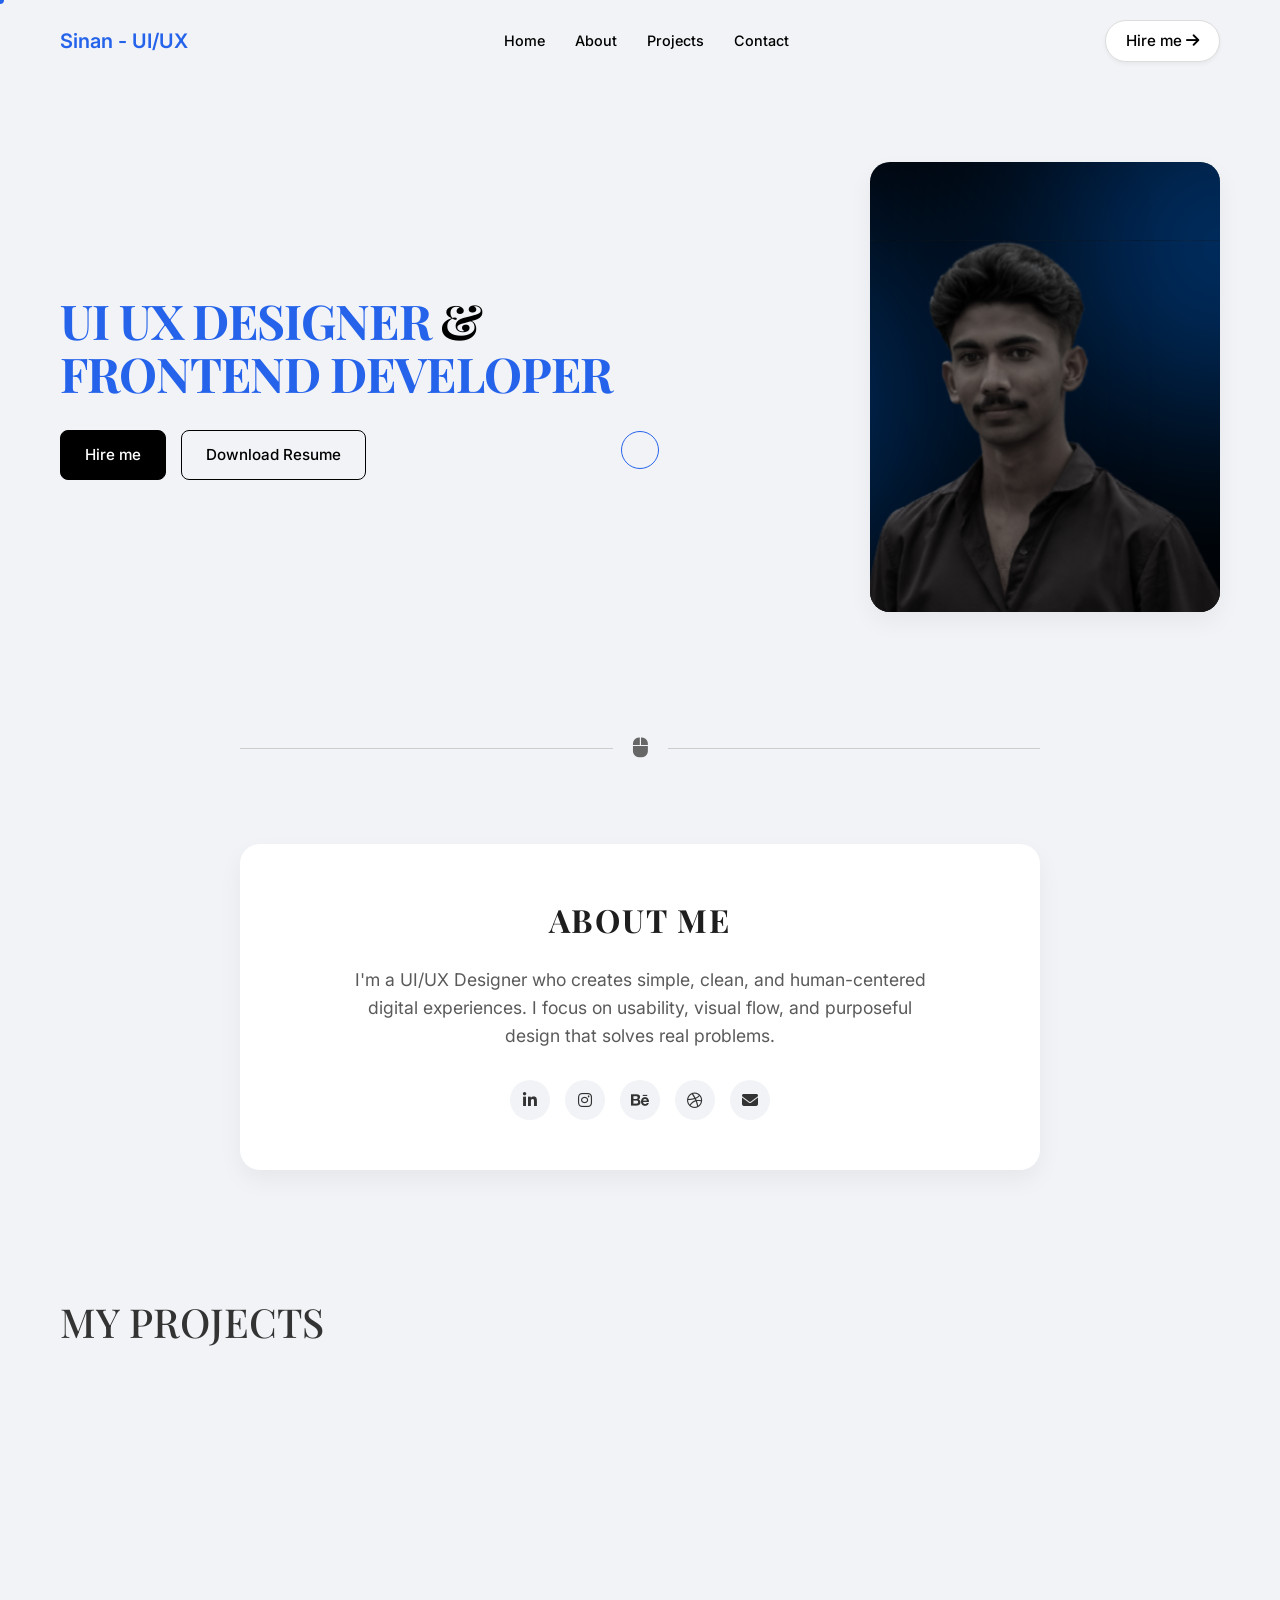
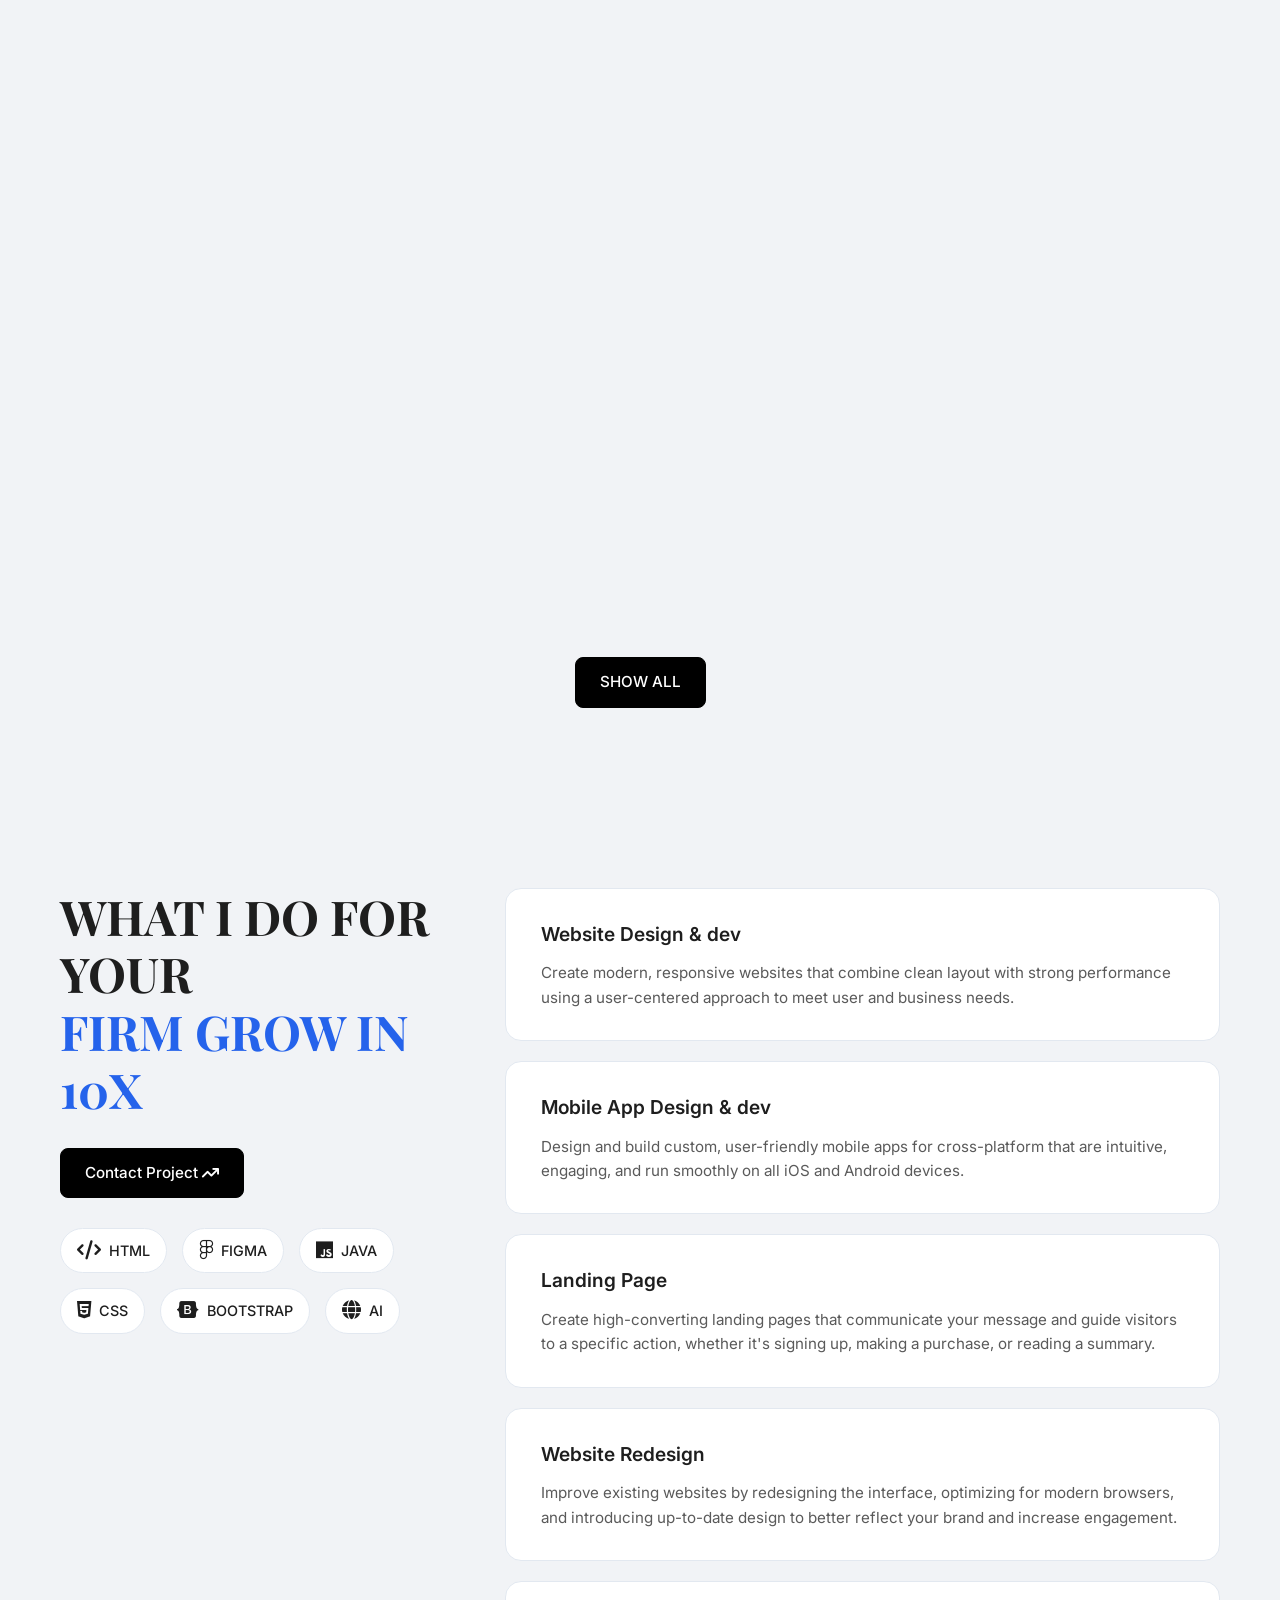
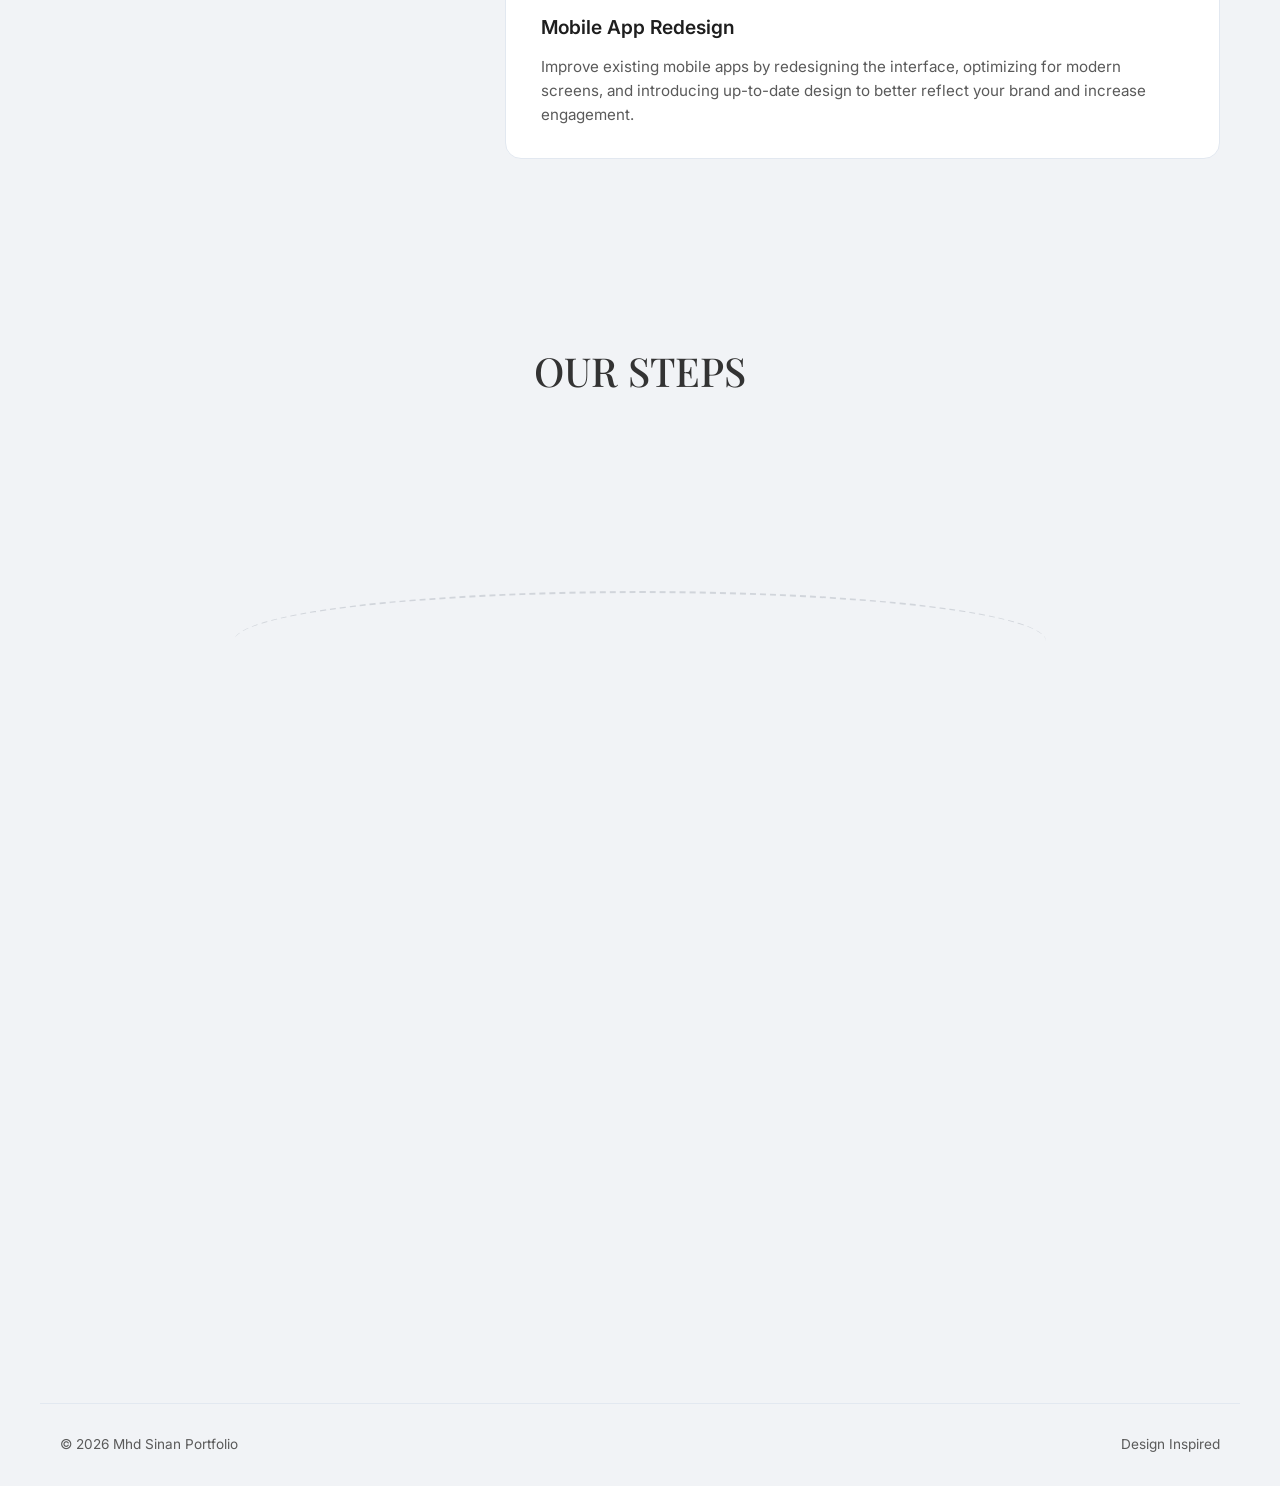
<file: index.html>
<!DOCTYPE html>
<html lang="en">

<head>
    <meta charset="UTF-8">
    <meta name="viewport" content="width=device-width, initial-scale=1.0">
    <title>Sinan - UI/UX Designer & Frontend Developer</title>
    <!-- Google Fonts -->
    <link rel="preconnect" href="https://fonts.googleapis.com">
    <link rel="preconnect" href="https://fonts.gstatic.com" crossorigin>
    <link
        href="https://fonts.googleapis.com/css2?family=Inter:wght@300;400;500;600&family=Playfair+Display:ital,wght@0,500;0,600;0,700;1,500&display=swap"
        rel="stylesheet">
    <!-- Font Awesome -->
    <link rel="stylesheet" href="https://cdnjs.cloudflare.com/ajax/libs/font-awesome/6.4.0/css/all.min.css">
    <link rel="stylesheet" href="style.css">
    <!-- Aos animation -->
    <link href="https://unpkg.com/aos@2.3.1/dist/aos.css" rel="stylesheet">
</head>

<body>

    <!-- Navbar -->
    <nav class="navbar">
        <div class="nav-container">
            <a href="#" class="logo"><span class="text-blue">Sinan - UI/UX</span></a>
            <div class="menu-toggle" id="mobile-menu">
                <span class="bar"></span>
                <span class="bar"></span>
                <span class="bar"></span>
            </div>
            <ul class="nav-links">
                <li><a href="index.html#home">Home</a></li>
                <li><a href="index.html#about">About</a></li>
                <li><a href="work.html">Projects</a></li>
                <li><a href="index.html#contact">Contact</a></li>
            </ul>
            <a href="mailto:sinanshan544@gmail.com" class="btn-primary nav-btn">Hire me <i
                    class="fa-solid fa-arrow-right"></i></a>
        </div>
    </nav>

    <!-- Hero Section -->
    <section id="home" class="hero">
        <div class="container hero-container">
            <div class="hero-content">
                <h1 class="hero-title">
                    UI UX DESIGNER <span class="ampersand">&</span><br>
                    FRONTEND DEVELOPER
                </h1>
                <div class="hero-buttons">
                    <a href="mailto:sinanshan544@gmail.com" class="btn-primary">Hire me</a>
                    <a href="/assets/Mhd_sinan-cv .pdf" download="mhd_sinan-cv.pdf" class="btn-outline">Download
                        Resume</a>
                </div>
            </div>
            <div class="hero-image">
                <!-- Using placeholder for user to replace, with fallback background -->
                <div class="img-wrapper">
                    <img src="/assets/profile.svg">
                </div>
            </div>
        </div>
    </section>

    <!-- Map Pin Divider -->
    <div class="divider">
        <div class="line"></div>
        <div class="pin"><i class="fa-solid fa-computer-mouse"></i></div>
        <div class="line"></div>
    </div>

    <!-- About Me -->
    <section id="about" class="about-section">
        <div class="container">
            <div class="about-card">
                <h2>ABOUT ME</h2>
                <p>I'm a UI/UX Designer who creates simple, clean, and human-centered digital experiences. I focus on
                    usability, visual flow, and purposeful design that solves real problems.</p>
                <div class="social-icons">
                    <a href="https://www.linkedin.com/in/muhamed-sinan-kk?utm_source=share&utm_campaign=share_via&utm_content=profile&utm_medium=android_app"
                        target="_blank" rel="noopener noreferrer"><i class="fa-brands fa-linkedin-in"></i></a>
                    <a href="https://www.instagram.com/feli.xora?igsh=N3ZycjMxamtlYWtm" target="_blank"
                        rel="noopener noreferrer"><i class="fa-brands fa-instagram"></i></a>
                    <a href="https://www.behance.net/sinanshanu" target="_blank" rel="noopener noreferrer"><i
                            class="fa-brands fa-behance"></i></a>
                    <a href="#"><i class="fa-brands fa-dribbble"></i></a>
                    <a href="mailto:sinanshan544@gmail.com"><i class="fa-solid fa-envelope"></i></a>
                </div>
            </div>
        </div>
    </section>

    <!-- My Projects -->
    <section id="projects" class="projects-section">
        <div class="container">
            <h2 class="section-title">MY PROJECTS</h2>

            <div class="projects-grid">
                <!-- Project 1 -->
                <div class="project-card" data-aos="fade-up" data-aos-duration="500">
                    <div class="project-info">
                        <h3>Website Design</h3>
                        <p>Freelance Project - (UI/IX) </p>
                    </div>
                    <div class="project-img chocorites-bg">
                        <img src="/assets/chocobites.svg">
                    </div>
                </div>

                <!-- Project 2 -->
                <div class="project-card" data-aos="fade-up" data-aos-duration="500">
                    <div class="project-info">
                        <h3>Landing Page Design</h3>
                        <p>Freelance Project - (UI/IX) </p>
                    </div>
                    <div class="project-img klowd-bg">
                        <img src="/assets/klowd.svg">
                    </div>
                </div>

                <!-- Project 3 -->
                <div class="project-card" data-aos="fade-up" data-aos-duration="500">
                    <div class="project-info">
                        <h3>Dashboard Design</h3>
                        <p>Trail Project - (UI/IX) </p>
                    </div>
                    <div class="project-img donezo-bg">
                        <img src="/assets/donezo.svg">
                    </div>
                </div>

                <!-- Project 4 -->
                <div class="project-card" data-aos="fade-up" data-aos-duration="500">
                    <div class="project-info">
                        <h3>Website Design</h3>
                        <p>Competetion Project - (UI/IX) </p>
                    </div>
                    <div class="project-img alnazul-bg">
                        <img src="/assets/alnazul.svg">
                    </div>
                </div>
            </div>

            <div class="text-center mt-40">
                <a href="work.html" class="btn-primary btn-extra">SHOW ALL</a>
            </div>
        </div>
    </section>

    <!-- Services Section -->
    <section id="services" class="services-section">
        <div class="container">
            <div class="services-layout">

                <!-- Left Column (Sticky) -->
                <div class="services-left">
                    <h2 class="services-heading">WHAT I DO FOR YOUR <br><span class="text-blue">FIRM GROW IN 10X</span>
                    </h2>

                    <a href="mailto:sinanshan544@gmail.com" class="btn-primary mb-30"
                        style="display:inline-block; margin-bottom: 30px;">Contact Project <i
                            class="fa-solid fa-arrow-trend-up"></i></a>

                    <!-- Tech Stack Icons -->
                    <div class="tech-stack">
                        <div class="tech-icon" title="HTML5">
                            <i class="fa-solid fa-code"></i>
                            <span>HTML</span>
                        </div>
                        <div class="tech-icon" title="Figma">
                            <i class="fa-brands fa-figma"></i>
                            <span>FIGMA</span>
                        </div>
                        <div class="tech-icon" title="Java">
                            <i class="fa-brands fa-js"></i>
                            <span>JAVA</span>
                        </div>
                        <div class="tech-icon" title="Java">
                            <i class="fa-brands fa-html5"></i>
                            <span>CSS</span>
                        </div>
                        <div class="tech-icon" title="Java">
                            <i class="fa-brands fa-bootstrap"></i>
                            <span>BOOTSTRAP</span>
                        </div>
                        <div class="tech-icon" title="Java">
                            <i class="fa-solid fa-globe"></i>
                            <span>AI</span>
                        </div>
                    </div>
                </div>

                <!-- Right Column (Scrollable Cards) -->
                <div class="services-right">

                    <div class="service-card">
                        <h3>Website Design & dev</h3>
                        <p>Create modern, responsive websites that combine clean layout with strong performance using a
                            user-centered approach to meet user and business needs.</p>
                    </div>

                    <div class="service-card">
                        <h3>Mobile App Design & dev</h3>
                        <p>Design and build custom, user-friendly mobile apps for cross-platform that are intuitive,
                            engaging, and run smoothly on all iOS and Android devices.</p>
                    </div>

                    <div class="service-card">
                        <h3>Landing Page</h3>
                        <p>Create high-converting landing pages that communicate your message and guide visitors to a
                            specific action, whether it's signing up, making a purchase, or reading a summary.</p>
                    </div>

                    <div class="service-card">
                        <h3>Website Redesign</h3>
                        <p>Improve existing websites by redesigning the interface, optimizing for modern browsers, and
                            introducing up-to-date design to better reflect your brand and increase engagement.</p>
                    </div>

                    <div class="service-card">
                        <h3>Mobile App Redesign</h3>
                        <p>Improve existing mobile apps by redesigning the interface, optimizing for modern screens, and
                            introducing up-to-date design to better reflect your brand and increase engagement.</p>
                    </div>

                </div>
            </div>
        </div>
    </section>

    <!-- Work Process Section -->
    <section class="process-section">
        <div class="container">
            <h2 class="section-title text-center" style="margin-bottom: 60px;">OUR STEPS</h2>
            <div class="process-grid">
                <!-- Background Curve -->
                <div class="process-curve"></div>

                <div class="process-card" data-aos="fade-up" data-aos-duration="500">
                    <span class="step-num">01</span>
                    <h3>Share your idea</h3>
                    <div class="process-icon">
                        <i class="fa-regular fa-lightbulb"></i>
                    </div>
                    <p>Tell me what you need! Share your website redesign or app idea layout preferences, and I'll
                        create a proposal with a reasonable quote, timeline.</p>
                </div>

                <div class="process-card" data-aos="fade-up" data-aos-duration="700">
                    <span class="step-num">02</span>
                    <h3>Design & Build</h3>
                    <div class="process-icon">
                        <i class="fa-solid fa-pen-nib"></i>
                    </div>
                    <p>I'll draft a modern, interactive design and share it with you for feedback to ensure it matches
                        your vision perfectly.</p>
                </div>

                <div class="process-card" data-aos="fade-up" data-aos-duration="900">
                    <span class="step-num">03</span>
                    <h3>Launch & Grow</h3>
                    <div class="process-icon">
                        <i class="fa-solid fa-rocket"></i>
                    </div>
                    <p>Once you're happy, we'll launch your site. Ensure smooth performance support to make sure
                        everything's running smoothly.</p>
                </div>
            </div>
        </div>
    </section>

    <!-- Get in Touch -->
    <section id="contact" class="contact-section">
        <div class="container" data-aos="fade-up" data-aos-duration="500">
            <div class="contact-card">
                <h2>GET IN TOUCH</h2>
                <p>Let's discuss thoughts to life! Always open to collaborative, or just exchanging ideas with
                    like-minded individuals. Feel free to drop a message! To talk or getting a full quote.</p>

                <div class="contact-buttons">
                    <a href="mailto:sinanshan544@gmail.com" class="btn-primary">Contact me</a>
                    <a href="/assets/mhd_sinan-cv.pdf" download="mhd_sinan-cv.pdf" class="btn-outline">Download
                        Resume</a>
                </div>

                <a href="mailto:sinanshan544@gmail.com" class="email-link">sinanshan544@gmail.com</a>
            </div>
        </div>
    </section>

    <!-- Footer -->
    <footer>
        <div class="container footer-content">
            <p>&copy; 2026 Mhd Sinan Portfolio</p>
            <p>Design Inspired</p>
        </div>
    </footer>

    <!-- Custom Cursor DOM -->
    <div class="cursor-dot"></div>
    <div class="cursor-ring"></div>

    <script>
        const menuToggle = document.getElementById('mobile-menu');
        const navLinks = document.querySelector('.nav-links');

        if (menuToggle) {
            menuToggle.addEventListener('click', () => {
                menuToggle.classList.toggle('active');
                navLinks.classList.toggle('active');
            });
        }

        // Custom Cursor Logic
        const cursorDot = document.querySelector('.cursor-dot');
        const cursorRing = document.querySelector('.cursor-ring');
        let mouseX = window.innerWidth / 2;
        let mouseY = window.innerHeight / 2;
        let ringX = mouseX;
        let ringY = mouseY;

        window.addEventListener('mousemove', (e) => {
            mouseX = e.clientX;
            mouseY = e.clientY;
            cursorDot.style.left = `${mouseX}px`;
            cursorDot.style.top = `${mouseY}px`;
        });

        const lerp = (a, b, n) => (1 - n) * a + n * b;

        const renderCursor = () => {
            ringX = lerp(ringX, mouseX, 0.2);
            ringY = lerp(ringY, mouseY, 0.2);
            cursorRing.style.left = `${ringX}px`;
            cursorRing.style.top = `${ringY}px`;
            requestAnimationFrame(renderCursor);
        };
        requestAnimationFrame(renderCursor);

        const interactiveElements = document.querySelectorAll('a, button, .btn-primary, .btn-outline, .menu-toggle, .tech-icon, .slider-track img, .slider-track, .social-icons a');
        interactiveElements.forEach((el) => {
            el.addEventListener('mouseenter', () => cursorRing.classList.add('hovered'));
            el.addEventListener('mouseleave', () => cursorRing.classList.remove('hovered'));
        });
    </script>

    <script src="https://unpkg.com/aos@2.3.1/dist/aos.js"></script>
    <script>
        AOS.init();
    </script>
</body>

</html>
</file>
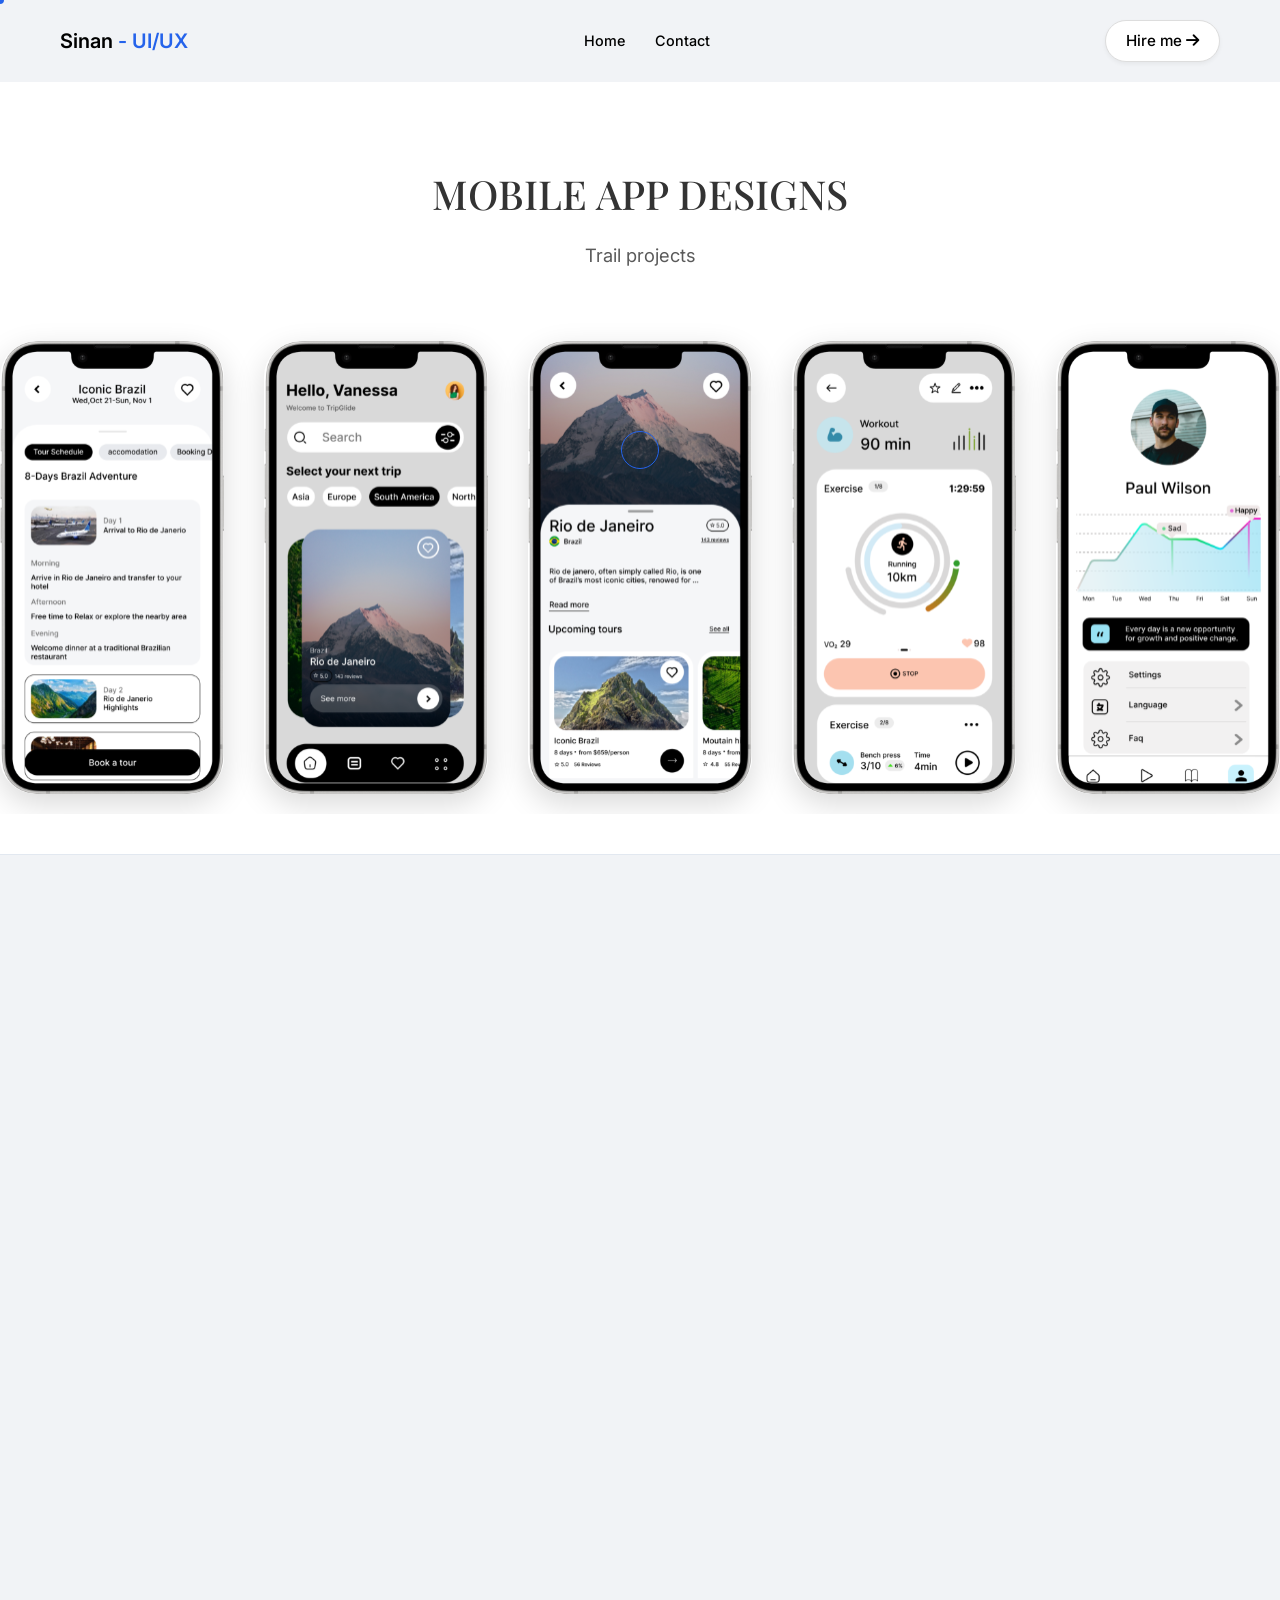
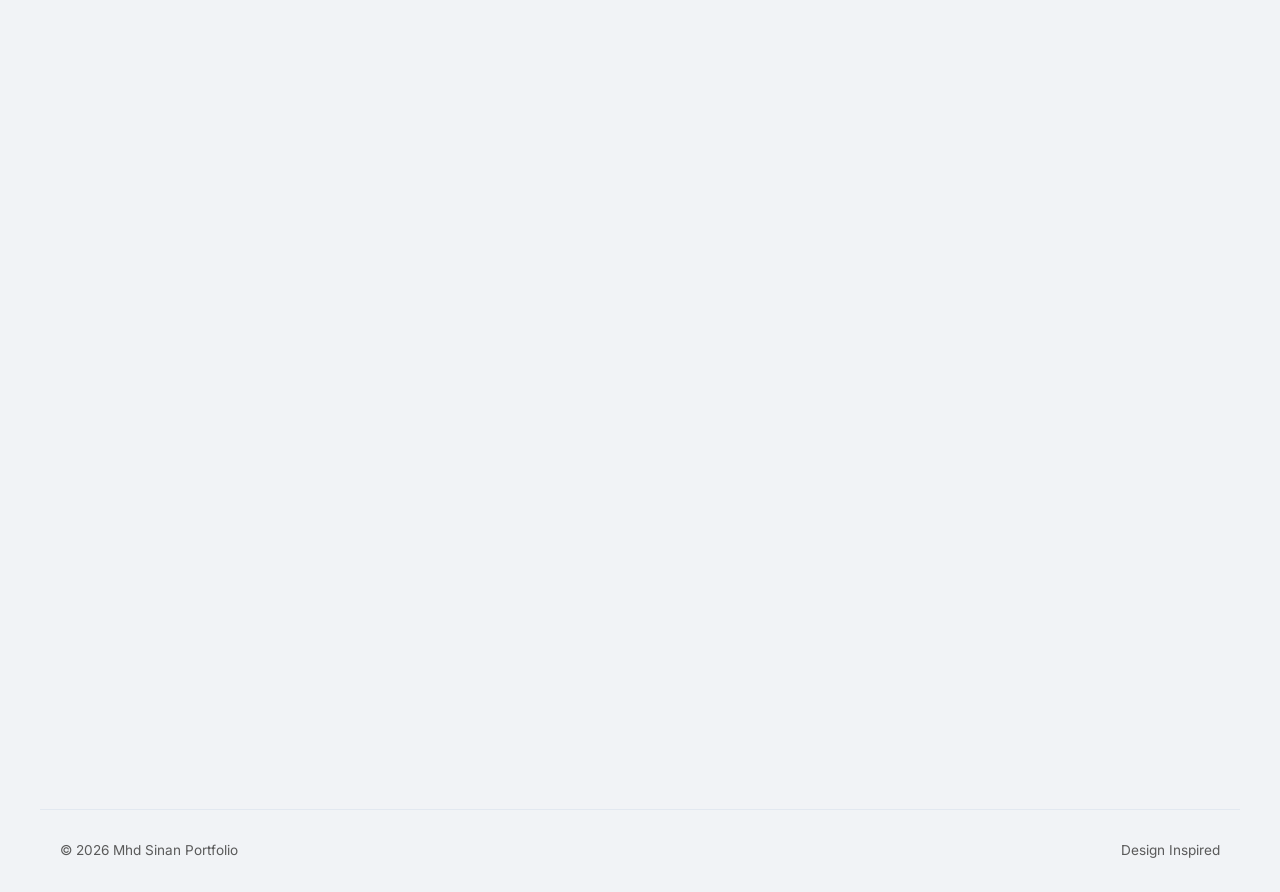
<file: work.html>
<!DOCTYPE html>
<html lang="en">

<head>
    <meta charset="UTF-8">
    <meta name="viewport" content="width=device-width, initial-scale=1.0">
    <title>Sinan - Work & Projects</title>
    <!-- Google Fonts -->
    <link rel="preconnect" href="https://fonts.googleapis.com">
    <link rel="preconnect" href="https://fonts.gstatic.com" crossorigin>
    <link
        href="https://fonts.googleapis.com/css2?family=Inter:wght@300;400;500;600&family=Playfair+Display:ital,wght@0,500;0,600;0,700;1,500&display=swap"
        rel="stylesheet">
    <!-- Font Awesome -->
    <link rel="stylesheet" href="https://cdnjs.cloudflare.com/ajax/libs/font-awesome/6.4.0/css/all.min.css">
    <link rel="stylesheet" href="style.css">
    <!-- Aos animation -->
    <link href="https://unpkg.com/aos@2.3.1/dist/aos.css" rel="stylesheet">
</head>

<body>

    <!-- Navbar -->
    <nav class="navbar">
        <div class="nav-container">
            <a href="index.html" class="logo">Sinan <span class="text-blue">- UI/UX</span></a>
            <div class="menu-toggle" id="mobile-menu">
                <span class="bar"></span>
                <span class="bar"></span>
                <span class="bar"></span>
            </div>
            <ul class="nav-links">
                <li><a href="index.html#home">Home</a></li>
                <!-- <li><a href="index.html#about">About</a></li>
                <li><a href="work.html">Projects</a></li> -->
                <li><a href="index.html#contact">Contact</a></li>
            </ul>
            <a href="mailto:sinanshan544@gmail.com" class="btn-primary nav-btn">Hire me <i
                    class="fa-solid fa-arrow-right"></i></a>
        </div>
    </nav>

    <!-- Mobile App Slider Section -->
    <section class="mobile-apps-section">
        <div class="container text-center">
            <h2 class="section-title">MOBILE APP DESIGNS</h2>
            <p class="section-subtitle">Trail projects</p>
        </div>
        <div class="slider-container">
            <div class="slider-track">
                <!-- First Set -->
                <img src="/assets/p1.svg" alt="Mobile App Design 1">
                <img src="/assets/p2.svg" alt="Mobile App Design 2">
                <img src="/assets/p3.svg" alt="Mobile App Design 3">
                <img src="/assets/p4.svg" alt="Mobile App Design 4">
                <img src="/assets/p5.svg" alt="Mobile App Design 5">
                <!-- Duplicated Set for Infinite Scroll -->
                <img src="/assets/p6.svg" alt="Mobile App Design 1">
                <img src="/assets/p7.svg" alt="Mobile App Design 2">
                <img src="/assets/p8.svg" alt="Mobile App Design 3">
                <img src="/assets/p9.svg" alt="Mobile App Design 4">
                <img src="/assets/p3.svg" alt="Mobile App Design 5">
            </div>
        </div>
    </section>

    <!-- Work Projects Section -->
    <section class="work-list-section">
        <div class="container">

            <!-- Project 1: KLOWD -->
            <div class="work-item" data-aos="fade-up" data-aos-duration="500">
                <div class="work-info">
                    <h2>KLOWD</h2>
                    <div class="work-details">
                        <h4>Landing Page Design</h4>
                        <p>Freelance Project - (UI/UX) </p>
                    </div>
                    <p>During my collaboration with Klowd, a dynamic digital marketing agency, I dedicated distinct user
                        experiences while incorporating cohesive UI concepts into elegant and effective digital goals. I
                        was deeply involved in creating UI/UX designs, wireframes, and interactive prototypes that
                        enhanced user engagement and conversion. My concentration revolved around visual aspect testing,
                        verifying design feasibility, and effectively analyzing matching solutions that support
                        effective digital marketing campaigns.</p>
                </div>
                <div class="work-img-container">
                    <div class="work-img klowd-bg">
                        <img src="/assets/klowd.svg">
                    </div>
                </div>
            </div>

            <!-- Project 2: CHOCOBITES (will be flex-direction: row-reverse via CSS) -->
            <div class="work-item" data-aos="fade-up" data-aos-duration="500">
                <div class="work-info">
                    <h2>CHOCOBITES</h2>
                    <div class="work-details">
                        <h4>Website Design</h4>
                        <p>Freelance Project - (UI/UX) </p>
                    </div>
                    <p>During my collaboration with Chocobites, a premium chocolate factory, I was entrusted primarily
                        to create their UI UX to align internal designs that reflect the factory's brand values and
                        aesthetics. I focused on developing intuitive UI/UX designs, layouts, and promotional visuals
                        that enhanced customer engagement. I modeled comprehensive accessibility app evaluations
                        contextually to ensure a consistent user experience. A sequence to guarantee digital presence.
                    </p>
                </div>
                <div class="work-img-container">
                    <div class="work-img chocorites-bg">
                        <img src="/assets/chocobites.svg">
                    </div>
                </div>
            </div>

            <!-- Project 3: AL NAZUL -->
            <div class="work-item" data-aos="fade-up" data-aos-duration="500">
                <div class="work-info">
                    <h2>AL NAZUL</h2>
                    <div class="work-details">
                        <h4>Website Design</h4>
                        <p>competetion Project - (UI/UX) </p>
                    </div>
                    <p>As part of an expansive revamp project for Al Nazul I focused on upgrading UI components through
                        assessing usability, visual structure, and overall user experience. I analyzed the current
                        design system to generate and enhance a more modern, intuitive interface aligned with
                        architectural showcase goals. Testing components systematically over auditing performance led to
                        an increasingly effective platform experience that reflects aesthetics and usability excellence.
                    </p>
                </div>
                <div class="work-img-container">
                    <div class="work-img alnazul-bg">
                        <img src="/assets/alnazul.svg">
                    </div>
                </div>
            </div>

            <!-- Project 4: MONDLY (Reversed) -->
            <div class="work-item" data-aos="fade-up" data-aos-duration="500">
                <div class="work-info">
                    <h2>MONDLY</h2>
                    <div class="work-details">
                        <h4>Dashboard Design</h4>
                        <p>Trial Project - (UI/UX) </p>
                    </div>
                    <p>Working on a SaaS learning portal dashboard UI designing and incorporating global UX capabilities
                        highlighted my exposure to responsive dashboard design. From data visualization structure to
                        accessibility logic, current hierarchical strategies were evaluated with UI visualizations to
                        verify usability on diverse user scopes enhancing growing system structural layouts building
                        awareness towards demonstrating ability to transfer complex metrics to a highly intuitive UI.
                    </p>
                </div>
                <div class="work-img-container">
                    <div class="work-img mondly-bg">
                        <img src="/assets/mondly.svg">
                    </div>
                </div>
            </div>

            <!-- Project 5: SCAPPA -->
            <div class="work-item" data-aos="fade-up" data-aos-duration="500">
                <div class="work-info">
                    <h2>SCAPPA</h2>
                    <div class="work-details">
                        <h4>Website Design</h4>
                        <p>Trial Project - (UI/UX) </p>
                    </div>
                    <p>During my UI/UX learning period, I focused on deep UI research showcasing exacting procedures
                        aligning my understanding of fundamental properties towards assessing digital architectures
                        logic and interacting modules, visual elements viability, layout density, and real world problem
                        solving. Deliverables reflecting prototypes in user research, design thinking, componentizing,
                        and demonstrating ability to synthesize complex pages to intuitive UI.</p>
                </div>
                <div class="work-img-container">
                    <div class="work-img scappa-bg">
                        <img src="/assets/scappa.svg">
                    </div>
                </div>
            </div>

            <!-- Project 6: AAAAAA (Reversed) -->
            <div class="work-item" data-aos="fade-up" data-aos-duration="500">
                <div class="work-info">
                    <h2>AAAAAA</h2>
                    <div class="work-details">
                        <h4>Website Design</h4>
                        <p>Trial Project - (UI/UX) </p>
                    </div>
                    <p>During my UI/UX learning period I focused on designing and showcasing practical projects
                        highlighting my understanding of user-centered design foundations ranging criteria on structure
                        consistency and interactive modules capabilities logic, visual hierarchy, and real world problem
                        solving. Deliverables reflecting prototyped mockups, research, design thinking rules, and
                        scoping, demonstrating capability to transition UI components systematically.</p>
                </div>
                <div class="work-img-container">
                    <div class="work-img aaaaaa-bg">
                        <img src="/assets/aaaaaa.svg">
                    </div>
                </div>
            </div>

            <!-- Project 7: DONEZO -->
            <div class="work-item" data-aos="fade-up" data-aos-duration="500">
                <div class="work-info">
                    <h2>DONEZO</h2>
                    <div class="work-details">
                        <h4>Dashboard Design</h4>
                        <p>Trial Project - (UI/UX) </p>
                    </div>
                    <p>During my UI/UX learning period, I focused on deep UI research showcasing exacting procedures
                        aligning my understanding of architectural properties towards assessing digital dashboard
                        parameters and interacting modules capabilities visibility, layout density, and real world
                        problem solving. Deliverables reflecting prototyped user research, design thinking,
                        componentizing, and demonstrating ability to transform complex arrays to intuitive UI.</p>
                </div>
                <div class="work-img-container">
                    <div class="work-img donezo-bg">
                        <img src="/assets/donezo.svg">
                    </div>
                </div>
            </div>

        </div>
    </section>

    <!-- Get in Touch -->
    <section id="contact" class="contact-section">
        <div class="container" data-aos="fade-up" data-aos-duration="500">
            <div class="contact-card">
                <h2>GET IN TOUCH</h2>
                <p>Let's discuss thoughts to life! Always open to collaborative, or just exchanging ideas with
                    like-minded individuals. Feel free to drop a message! To talk or getting a full quote.</p>

                <div class="contact-buttons">
                    <a href="mailto:sinanshan544@gmail.com" class="btn-primary">Contact me</a>
                    <a href="/assets/mhd_sinan-cv.pdf" download="mhd_sinan-cv.pdf" class="btn-outline">Download
                        Resume</a>
                </div>

                <a href="mailto:sinanshan544@gmail.com" class="email-link">sinanshan544@gmail.com</a>
            </div>
        </div>
    </section>

    <!-- Footer -->
    <footer>
        <div class="container footer-content">
            <p>&copy; 2026 Mhd Sinan Portfolio</p>
            <p>Design Inspired</p>
        </div>
    </footer>

    <!-- Custom Cursor DOM -->
    <div class="cursor-dot"></div>
    <div class="cursor-ring"></div>

    <script>
        const menuToggle = document.getElementById('mobile-menu');
        const navLinks = document.querySelector('.nav-links');

        if (menuToggle) {
            menuToggle.addEventListener('click', () => {
                menuToggle.classList.toggle('active');
                navLinks.classList.toggle('active');
            });
        }

        // Custom Cursor Logic
        const cursorDot = document.querySelector('.cursor-dot');
        const cursorRing = document.querySelector('.cursor-ring');
        let mouseX = window.innerWidth / 2;
        let mouseY = window.innerHeight / 2;
        let ringX = mouseX;
        let ringY = mouseY;

        window.addEventListener('mousemove', (e) => {
            mouseX = e.clientX;
            mouseY = e.clientY;
            cursorDot.style.left = `${mouseX}px`;
            cursorDot.style.top = `${mouseY}px`;
        });

        const lerp = (a, b, n) => (1 - n) * a + n * b;

        const renderCursor = () => {
            ringX = lerp(ringX, mouseX, 0.2);
            ringY = lerp(ringY, mouseY, 0.2);
            cursorRing.style.left = `${ringX}px`;
            cursorRing.style.top = `${ringY}px`;
            requestAnimationFrame(renderCursor);
        };
        requestAnimationFrame(renderCursor);

        const interactiveElements = document.querySelectorAll('a, button, .btn-primary, .btn-outline, .menu-toggle, .tech-icon, .slider-track img, .slider-track, .social-icons a');
        interactiveElements.forEach((el) => {
            el.addEventListener('mouseenter', () => cursorRing.classList.add('hovered'));
            el.addEventListener('mouseleave', () => cursorRing.classList.remove('hovered'));
        });
    </script>

    <script src="https://unpkg.com/aos@2.3.1/dist/aos.js"></script>
    <script>
        AOS.init();
    </script>
</body>

</html>
</file>
<file: style.css>
/* Reset & Base Styles */
* {
    margin: 0;
    padding: 0;
    box-sizing: border-box;
}

:root {
    --bg-color: #f1f3f6;
    /* Soft light gray background */
    --text-primary: #1e1e1e;
    --text-secondary: #5a5a5a;
    --card-bg: #ffffff;
    --blue-accent: #2563eb;
    --border-color: #e2e8f0;
    --font-heading: 'Playfair Display', serif;
    --font-body: 'Inter', sans-serif;
    --shadow-sm: 0 2px 4px rgba(0, 0, 0, 0.05);
    --shadow-md: 0 10px 25px rgba(0, 0, 0, 0.05);
    --shadow-hover: 0 15px 35px rgba(37, 99, 235, 0.1);
}

html {
    scroll-behavior: smooth;
}

body {
    font-family: var(--font-body);
    background-color: var(--bg-color);
    color: var(--text-primary);
    line-height: 1.6;
    overflow-x: hidden;
    cursor: none;
}

* {
    cursor: none !important;
}

/* Custom Cursor Following Elements */
.cursor-dot {
    position: fixed;
    top: 0;
    left: 0;
    width: 8px;
    height: 8px;
    background-color: var(--blue-accent);
    border-radius: 50%;
    transform: translate(-50%, -50%);
    pointer-events: none;
    z-index: 9999;
}

.cursor-ring {
    position: fixed;
    top: 0;
    left: 0;
    width: 38px;
    height: 38px;
    border: 1.5px solid var(--blue-accent);
    border-radius: 50%;
    transform: translate(-50%, -50%);
    pointer-events: none;
    z-index: 9998;
    transition: width 0.25s ease-out, height 0.25s ease-out, background-color 0.25s ease-out;
}

.cursor-ring.hovered {
    width: 55px;
    height: 55px;
    background-color: rgba(37, 99, 235, 0.1);
}



.container {
    max-width: 1200px;
    margin: 0 auto;
    padding: 0 20px;
}

/* Typography */
h1,
h2,
h3 {
    font-family: var(--font-heading);
    color: var(--text-primary);
}

.text-blue {
    color: var(--blue-accent);
}

.text-center {
    text-align: center;
}

.mt-40 {
    margin-top: 40px;
}

.mb-30 {
    margin-bottom: 30px;
}

/* Buttons */
.btn-primary {
    display: inline-block;
    background-color: #000;
    color: #fff;
    padding: 12px 24px;
    border-radius: 8px;
    text-decoration: none;
    font-size: 0.95rem;
    font-weight: 500;
    transition: all 0.3s ease;
    border: 1px solid #000;
}

.btn-primary:hover {
    background-color: #333;
    transform: translateY(-2px);
}

.btn-outline {
    display: inline-block;
    background-color: transparent;
    color: #000;
    padding: 12px 24px;
    border-radius: 8px;
    text-decoration: none;
    font-size: 0.95rem;
    font-weight: 500;
    border: 1px solid #000;
    transition: all 0.3s ease;
}

.btn-outline:hover {
    background-color: #f8f9fa;
    transform: translateY(-2px);
}

/* Navbar */
.navbar {
    padding: 20px 0;
    background-color: var(--bg-color);
    position: sticky;
    top: 0;
    z-index: 100;
}

.nav-container {
    max-width: 1200px;
    margin: 0 auto;
    padding: 0 20px;
    display: flex;
    justify-content: space-between;
    align-items: center;
}

.logo {
    font-weight: 600;
    font-size: 1.25rem;
    text-decoration: none;
    color: #000;
}

.nav-links {
    display: flex;
    list-style: none;
    gap: 30px;
}

.nav-links a {
    text-decoration: none;
    color: #000;
    font-size: 0.9rem;
    font-weight: 500;
    transition: color 0.3s ease;
}

.nav-links a:hover {
    color: var(--blue-accent);
}

.nav-btn {
    border-radius: 50px;
    padding: 8px 20px;
    background: #fff;
    color: #000;
    border: 1px solid #ddd;
    box-shadow: var(--shadow-sm);
}

/* Hero Section */
.hero {
    padding: 80px 0;
}

.hero-container {
    display: flex;
    justify-content: space-between;
    align-items: center;
    gap: 50px;
}

.hero-content {
    flex: 1;
}

.hero-title {
    font-size: 3rem;
    line-height: 1.1;
    text-transform: uppercase;
    color: var(--blue-accent);
    margin-bottom: 30px;
    letter-spacing: -0.02em;
}

.ampersand {
    color: #000;
}

.hero-buttons {
    display: flex;
    gap: 15px;
}

.hero-image {
    flex: 0.8;
    display: flex;
    justify-content: flex-end;
}

.img-wrapper {
    width: 350px;
    height: 450px;
    /* background: linear-gradient(135deg, #0f172a, #1d4ed8); */
    border-radius: 20px;
    overflow: hidden;
    box-shadow: var(--shadow-md);
}

.img-wrapper img {
    width: 100%;
    height: 100%;
    object-fit: cover;
    /* mix-blend-mode: luminosity; gives that dark mood from screenshot */
}

/* Map Pin Divider */
.divider {
    display: flex;
    align-items: center;
    justify-content: center;
    padding: 40px 0;
    max-width: 800px;
    margin: 0 auto;
}

.divider .line {
    flex: 1;
    height: 1px;
    background-color: #ccc;
}

.divider .pin {
    margin: 0 20px;
    color: #666;
    font-size: 1.25rem;
}

/* About Section */
.about-section {
    padding: 40px 0;
}

.about-card {
    background: var(--card-bg);
    padding: 50px;
    border-radius: 20px;
    text-align: center;
    max-width: 800px;
    margin: 0 auto;
    box-shadow: var(--shadow-md);
}

.about-card h2 {
    font-size: 2rem;
    margin-bottom: 20px;
    letter-spacing: 2px;
}

.about-card p {
    font-size: 1.1rem;
    color: var(--text-secondary);
    margin-bottom: 30px;
    max-width: 600px;
    margin-left: auto;
    margin-right: auto;
}

.social-icons {
    display: flex;
    justify-content: center;
    gap: 15px;
}

.social-icons a {
    width: 40px;
    height: 40px;
    border-radius: 50%;
    background-color: #f1f3f6;
    color: #333;
    display: flex;
    align-items: center;
    justify-content: center;
    text-decoration: none;
    transition: all 0.3s ease;
}

.social-icons a:hover {
    background-color: #1008e7;
    color: #fff;
    transform: translateY(-3px);
}

/* Projects Section */
.projects-section {
    padding: 80px 0;
}

.section-title {
    font-size: 2.5rem;
    margin-bottom: 40px;
    color: #333;
    font-weight: 500;
}

.projects-grid {
    display: grid;
    grid-template-columns: repeat(2, 1fr);
    gap: 30px;
}

.project-card {
    background: var(--card-bg);
    border-radius: 20px;
    overflow: hidden;
    box-shadow: var(--shadow-sm);
    transition: all 0.4s ease;
    border: 1px solid var(--border-color);
}

.project-card:hover {
    transform: translateY(-8px);
    box-shadow: var(--shadow-hover);
    border-color: var(--blue-accent);
}

.project-info {
    padding: 20px 25px;
    border-bottom: 1px solid var(--border-color);
}

.project-info h3 {
    font-size: 1.25rem;
    font-family: var(--font-body);
    /* Looks bold sans in SS */
    font-weight: 600;
}

.project-info p {
    font-size: 0.85rem;
    color: var(--text-secondary);
}

.project-img {
    height: 300px;
    padding: 10px;
    display: flex;
    align-items: center;
    justify-content: center;
}

.btn-extra:hover {
    background-color: #1008e7;
}

.chocorites-bg {
    background: linear-gradient(135deg, #4a3429, #7a5c48);
}

.klowd-bg {
    background: linear-gradient(135deg, #8a7322, #c6a94a);
}

.donezo-bg {
    background: linear-gradient(135deg, #1b4b3b, #2c7a61);
}

.alnazul-bg {
    background: linear-gradient(135deg, #384234, #66775f);
}

.project-img img {
    max-width: 100%;
    max-height: 100%;
    border-radius: 8px;
    /* Assuming laptop mockup border radius */
    box-shadow: 0 10px 20px rgba(0, 0, 0, 0.3);
    transition: transform 0.5s ease;
}

.project-card:hover .project-img img {
    transform: scale(1.05);
}

/* Services Section (Redesigned slightly for full page) */
.services-section {
    padding: 100px 0;
}

.services-layout {
    display: grid;
    grid-template-columns: 3.5fr 6.5fr;
    gap: 60px;
}

.services-left {
    position: sticky;
    top: 100px;
    align-self: start;
}

.services-heading {
    font-size: 3rem;
    line-height: 1.2;
    margin-bottom: 30px;
    text-transform: uppercase;
}

.tech-stack {
    display: flex;
    gap: 15px;
    flex-wrap: wrap;
}

.tech-icon {
    display: flex;
    align-items: center;
    gap: 8px;
    padding: 10px 16px;
    background: #fff;
    border: 1px solid var(--border-color);
    border-radius: 50px;
    font-size: 0.9rem;
    font-weight: 500;
    transition: all 0.3s ease;
    cursor: pointer;
}

.tech-icon i {
    font-size: 1.2rem;
}

.tech-icon:hover {
    border-color: var(--blue-accent);
    color: var(--blue-accent);
    transform: translateY(-3px);
}

.services-right {
    display: flex;
    flex-direction: column;
    gap: 20px;
}

.service-card {
    background: #fff;
    padding: 30px 35px;
    border-radius: 16px;
    border: 1px solid var(--border-color);
    transition: all 0.3s ease;
}

.service-card:hover {
    transform: translateY(-5px);
    box-shadow: var(--shadow-hover);
    border-color: var(--blue-accent);
    background-color: #fafbfe;
}

.service-card h3 {
    font-family: var(--font-body);
    font-size: 1.2rem;
    font-weight: 600;
    margin-bottom: 12px;
}

.service-card p {
    font-size: 0.95rem;
    color: var(--text-secondary);
}

/* Process Section */
.process-section {
    padding: 80px 0;
}

.process-grid {
    display: grid;
    grid-template-columns: repeat(3, 1fr);
    gap: 40px;
    position: relative;
}

/* The curved line behind process steps */
.process-curve {
    position: absolute;
    top: 50%;
    left: 15%;
    right: 15%;
    height: 100px;
    border-top: 2px dashed #d1d5db;
    border-radius: 50%;
    z-index: 0;
}

.process-card {
    background: #fff;
    padding: 40px 30px;
    border-radius: 20px;
    border: 1px solid var(--border-color);
    position: relative;
    z-index: 1;
    box-shadow: var(--shadow-sm);
    transition: all 0.3s ease;
}

.process-card:hover {
    transform: translateY(-10px);
    box-shadow: var(--shadow-md);
    border-color: var(--blue-accent);
}

.step-num {
    font-size: 1rem;
    font-weight: 600;
    color: var(--text-secondary);
    display: block;
    margin-bottom: 10px;
}

.process-card h3 {
    font-size: 1.25rem;
    font-family: var(--font-body);
    font-weight: 600;
    margin-bottom: 15px;
}

.process-card p {
    font-size: 0.9rem;
    color: var(--text-secondary);
}

.process-icon {
    font-size: 8rem;
    color: #f1f3f6;
    position: absolute;
    bottom: -20px;
    right: 10px;
    z-index: -1;
    pointer-events: none;
}

/* Contact Section */
.contact-section {
    padding: 80px 0;
}

.contact-card {
    background: #fff;
    padding: 60px 40px;
    border-radius: 20px;
    text-align: center;
    max-width: 800px;
    margin: 0 auto;
    box-shadow: var(--shadow-md);
}

.contact-card h2 {
    font-size: 2rem;
    margin-bottom: 20px;
    text-transform: uppercase;
}

.contact-card p {
    color: var(--text-secondary);
    margin-bottom: 40px;
    max-width: 600px;
    margin-left: auto;
    margin-right: auto;
}

.contact-buttons {
    display: flex;
    justify-content: center;
    gap: 15px;
    margin-bottom: 30px;
}

.email-link {
    display: block;
    color: var(--blue-accent);
    font-weight: 500;
    text-decoration: none;
}

.email-link:hover {
    text-decoration: underline;
}

/* Footer */
footer {
    padding: 30px 0;
    text-align: center;
    color: var(--text-secondary);
    font-size: 0.85rem;
}

.footer-content {
    display: flex;
    justify-content: space-between;
    align-items: center;
    border-top: 1px solid var(--border-color);
    padding-top: 30px;
}

/* Mobile Apps Slider Section */
.mobile-apps-section {
    padding: 80px 0 40px;
    background-color: #fff;
    /* Give a subtle contrast or keep var(--bg-color) */
    border-bottom: 1px solid var(--border-color);
}

.mobile-apps-section .section-title {
    margin-bottom: 15px;
}

.section-subtitle {
    font-size: 1.15rem;
    color: var(--text-secondary);
    margin-bottom: 50px;
    font-family: var(--font-body);
}

.slider-container {
    width: 100vw;
    overflow: hidden;
    position: relative;
    left: 50%;
    transform: translateX(-50%);
    padding: 20px 0;
}

.slider-track {
    display: flex;
    gap: 40px;
    width: max-content;
    /* Adjust timing based on how many images */
    animation: scroll 25s linear infinite;
}

.slider-track:hover {
    animation-play-state: paused;
}

.slider-track img {
    height: auto;
    width: calc(20vw - 32px);
    /* Ensures exactly 5 images fit the width */
    object-fit: cover;
    border-radius: 36px;
    box-shadow: 0 10px 30px rgba(0, 0, 0, 0.15);
}

@keyframes scroll {
    0% {
        transform: translateX(0);
    }

    100% {
        transform: translateX(calc(-50% - 20px));
    }

    /* -50% shifts exactly one set of images + half gap */
}

/* Work Page List Layout */
.work-list-section {
    padding: 80px 0;
}

.work-item {
    display: flex;
    align-items: center;
    gap: 80px;
    margin-bottom: 120px;
}

.work-item:nth-child(even) {
    flex-direction: row-reverse;
}

.work-info {
    flex: 1;
}

.work-info h2 {
    font-size: 3rem;
    text-transform: uppercase;
    margin-bottom: 30px;
}

.work-details {
    margin-bottom: 25px;
}

.work-details h4 {
    font-size: 1.15rem;
    font-family: var(--font-body);
    font-weight: 600;
    margin-bottom: 5px;
}

.work-details p {
    font-size: 0.9rem;
    color: var(--text-secondary);
}

.work-info>p {
    font-size: 1rem;
    color: var(--text-secondary);
    line-height: 1.8;
}

.work-img-container {
    flex: 1.2;
    position: relative;
}

.work-img {
    height: 450px;
    /* padding: 40px; */
    width: max-content;
    border-radius: 20px;
    display: flex;
    align-items: center;
    justify-content: center;
    box-shadow: var(--shadow-sm);
    transition: transform 0.4s ease;
}

.work-item:hover .work-img {
    transform: translateY(-8px);
    box-shadow: var(--shadow-hover);
}

.work-img img {
    max-width: 100%;
    max-height: 100%;
    border-radius: 12px;
    box-shadow: 0 15px 35px rgba(0, 0, 0, 0.25);
    transition: transform 0.5s ease;
}

.work-item:hover .work-img img {
    transform: scale(1.05);
}

/* Gradients for new projects */
.mondly-bg {
    background: linear-gradient(135deg, #1e1336, #3b2568);
}

.scappa-bg {
    background: linear-gradient(135deg, #1a233a, #2f3e66);
}

.aaaaaa-bg {
    background: linear-gradient(135deg, #442a1f, #734836);
}

/* Mobile Menu Toggle Styles */
.menu-toggle {
    display: none;
    flex-direction: column;
    justify-content: space-between;
    width: 25px;
    height: 18px;
    cursor: pointer;
    z-index: 101;
}

.menu-toggle .bar {
    height: 2px;
    width: 100%;
    background-color: #000;
    border-radius: 3px;
    transition: all 0.3s ease;
}

/* Cross animation when active */
.menu-toggle.active .bar:nth-child(1) {
    transform: translateY(8px) rotate(45deg);
}

.menu-toggle.active .bar:nth-child(2) {
    opacity: 0;
}

.menu-toggle.active .bar:nth-child(3) {
    transform: translateY(-8px) rotate(-45deg);
}

/* Responsive Design */
@media screen and (max-width: 1024px) {
    .work-item {
        gap: 40px;
    }

    .work-info h2 {
        font-size: 2.25rem;
    }

    .slider-track img {
        width: calc(25vw - 30px);
        /* Down to 4 images on tablets */
    }

    .hero-title {
        font-size: 3.5rem;
    }

    .services-layout {
        grid-template-columns: 1fr;
        gap: 40px;
    }

    .services-left {
        position: static;
    }
}

@media screen and (max-width: 768px) {

    .work-item,
    .work-item:nth-child(even) {
        flex-direction: column-reverse;
        gap: 30px;
        margin-bottom: 80px;
        text-align: center;
    }

    .work-img {
        height: 300px;
        width: 100%;
        padding: 0;
    }

    .slider-track img {
        width: calc(33.33vw - 26px);
        /* Down to 3 images on mobile */
        border-radius: 24px;
    }

    .nav-container {
        position: relative;
    }

    .menu-toggle {
        display: flex;
    }

    .nav-links {
        display: flex;
        flex-direction: column;
        position: absolute;
        top: 100%;
        left: 0;
        width: 100%;
        background-color: var(--card-bg);
        margin-top: 20px;
        padding: 30px 20px;
        text-align: center;
        box-shadow: 0 10px 15px rgba(0, 0, 0, 0.05);
        clip-path: polygon(0 0, 100% 0, 100% 0, 0 0);
        transition: clip-path 0.4s ease-out;
        gap: 20px;
        z-index: 100;
    }

    .nav-links.active {
        clip-path: polygon(0 0, 100% 0, 100% 100%, 0 100%);
    }

    .nav-btn {
        display: none;
    }

    .hero-container {
        flex-direction: column-reverse;
        text-align: center;
    }

    .hero-buttons {
        justify-content: center;
    }

    .hero-image {
        display: flex;
        justify-content: center;
    }

    .projects-grid {
        grid-template-columns: 1fr;
    }

    .process-grid {
        grid-template-columns: 1fr;
    }

    .process-curve {
        display: none;
    }

    /* Hide curve on mobile */

    .footer-content {
        flex-direction: column;
        gap: 10px;
    }
}

@media screen and (max-width: 480px) {
    .slider-track img {
        width: calc(50vw - 20px);
        /* Down to 2 images on very small screens */
        border-radius: 20px;
    }
}
</file>
